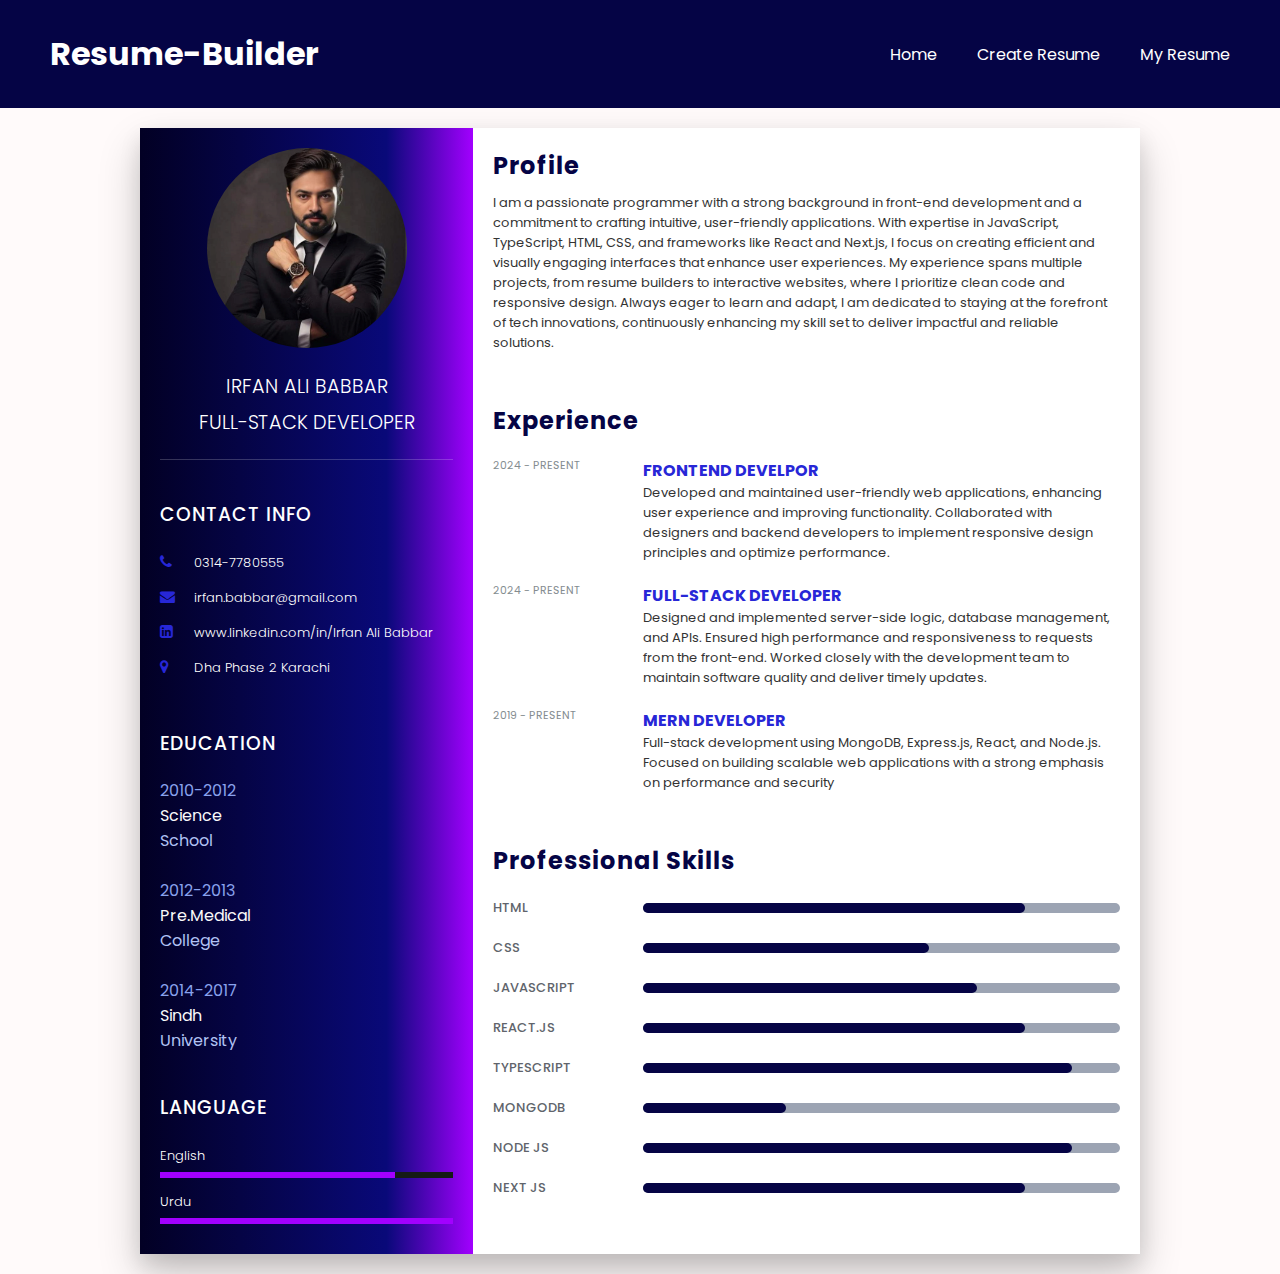
<file: index.html>
<!DOCTYPE html>
<html lang="en">

<head>
    <meta charset="UTF-8">
    <meta name="viewport" content="width=device-width, initial-scale=1.0">
    <title>Resume-Builder</title>
    <link rel="stylesheet" href="https://cdnjs.cloudflare.com/ajax/libs/font-awesome/4.7.0/css/font-awesome.css"
        integrity="sha512-5A8nwdMOWrSz20fDsjczgUidUBR8liPYU+WymTZP1lmY9G6Oc7HlZv156XqnsgNUzTyMefFTcsFH/tnJE/+xBg=="
        crossorigin="anonymous" referrerpolicy="no-referrer" />
    <link rel="stylesheet" href="./css/style.css">
    <style>
        /* Default desktop view - navigation visible */
        .navigation {
            display: flex;
            flex-direction: row;
        }

        .hamburger {
            display: none;
            cursor: pointer;
            font-size: 30px;
        }

        /* Mobile view settings */
        @media (max-width: 768px) {
            .navigation {
                display: none; /* Hide by default on mobile */
                flex-direction: column;
            }

            .navigation.show {
                display: flex; /* Show on hamburger click */
            }

            .hamburger {
                display: block;
            }
        }
    </style>
</head>

<body>
    <nav>
        <div class="logo">
            <h1 style="color: white;">Resume-Builder</h1>
        </div>

        <div class="navigation hide">
            <a href="./index.html">Home</a>
            <a href="./create-resume.html">Create Resume</a>
            <a href="./my-resume.html">My Resume</a>
        </div>

        <!-- Optional Hamburger Menu for Mobile -->
        <div class="hamburger" onclick="toggleNavigation()">
            ☰
        </div>
    </nav>




    <div class="container">
        <div class="left_side">

            <div class="profileText">
                <div class="imgBox">
                    <img src="./assests/irfan ali babbar.png" alt="">
                </div>
                <h2><span id="profileName">Irfan Ali Babbar</span><br><span id="profileDesignation">
                        Full-stack Developer
                    </span></h2>
            </div>

            <div class="contact-info">
                <h3 class="title">Contact Info</h3>
                <ul>
                    <li>
                        <span class="icon"><i class="fa fa-phone" aria-hidden="true"></i></span>
                        <span class="text" id="contactPhone">0314-7780555</span>
                    </li>
                    <li>
                        <span class="icon"><i class="fa fa-envelope" aria-hidden="true"></i></span>
                        <span class="text" id="contactEmail">irfan.babbar@gmail.com</span>
                    </li>
                    <!-- <li>
                        <span class="icon"><i class="fa fa-globe" aria-hidden="true"></i></span>
                        <span class="text">www.abcwebsite.com</span>
                    </li> -->
                    <li>
                        <span class="icon"><i class="fa fa-linkedin-square" aria-hidden="true"></i></span>
                        <span class="text" id="contactLinkedIn">www.linkedin.com/in/Irfan Ali Babbar</span>
                    </li>
                    <li>
                        <span class="icon"><i class="fa fa-map-marker" aria-hidden="true"></i></span>
                        <span class="text" id="contactAddress">Dha Phase 2 Karachi</span>
                    </li>
                </ul>
            </div>

            <div class="contact-info education">
                <h3 class="title">Education</h3>
                <p style="color: rgb(137, 162, 237) ;">2010-2012</p>
                <p style="color: rgb(250, 250, 250) ;"> Science</p>
                <p style="color: rgb(177, 194, 243) ;">School</p>
                <br>
                <p style="color:rgb(137, 162, 237);">2012-2013</p>
                <p style="color:rgb(250, 250, 250) ;">Pre.Medical</p>
                <p style="color: rgb(177, 194, 243); ;">College</p>
                <br>
                <p style="color:rgb(137, 162, 237) ;">2014-2017</p>
                <p style="color:rgb(250, 250, 250);">Sindh</p>
                <p style="color: rgb(177, 194, 243);">University</p>

            </div>

            <div class="contact-info language">
                <h3 class="title">Language</h3>
                <ul>
                    <li>
                        <span class="text">English</span>
                        <span class="percent">
                            <div style="width: 80%;"></div>
                        </span>
                    </li>
                    <li>
                        <span class="text">Urdu</span>
                        <span class="percent">
                            <div style="width: 100%;"></div>
                        </span>
                    </li>

                </ul>
            </div>
        </div>

        <div class="right_side">

            <div class="about">
                <h2 class="title2">Profile</h2>
                <p id="profileDescription">I am a passionate programmer with a strong background in front-end
                    development and a commitment to crafting intuitive, user-friendly applications. With expertise in
                    JavaScript, TypeScript, HTML, CSS, and frameworks like React and Next.js, I focus on creating
                    efficient and visually engaging interfaces that enhance user experiences. My experience spans
                    multiple projects, from resume builders to interactive websites, where I prioritize clean code and
                    responsive design. Always eager to learn and adapt, I am dedicated to staying at the forefront of
                    tech innovations, continuously enhancing my skill set to deliver impactful and reliable solutions.
                </p>
            </div>

            <div class="about">
                <h2 class="title2">Experience</h2>
                <div class="box">
                    <div class="year_company">
                        <h5>2024 - present</h5>
                    </div>
                    <div class="text">
                        <h4>Frontend Develpor</h4>
                        <p>
                            Developed and maintained user-friendly web applications, enhancing user experience and
                            improving functionality.
                            Collaborated with designers and backend developers to implement responsive design principles
                            and optimize performance.
                        </p>
                    </div>
                </div>


                <div class="box">
                    <div class="year_company">
                        <h5>2024 - present</h5>
                    </div>
                    <div class="text">
                        <h4>Full-stack Developer</h4>
                        <p>
                            Designed and implemented server-side logic, database management, and APIs. Ensured high
                            performance and responsiveness
                            to requests from the front-end. Worked closely with the development team to maintain
                            software quality and deliver timely updates.
                        </p>
                    </div>
                </div>

                <div class="box">
                    <div class="year_company">
                        <h5>2019 - present</h5>
                    </div>
                    <div class="text">
                        <h4>MERN Developer </h4>
                        <p>
                            Full-stack development using MongoDB, Express.js, React, and Node.js. Focused on building
                            scalable web applications
                            with a strong emphasis on performance and security
                        </p>
                    </div>
                </div>





            </div>
            <div class="about skills">
                <h2 class="title2">Professional Skills </h2>
                <div class="box">
                    <h4>HTML</h4>
                    <div class="percent2">
                        <div style="width: 80%;"></div>
                    </div>
                </div>
                <div class="box">
                    <h4>Css</h4>
                    <div class="percent2">
                        <div style="width: 60%;"></div>
                    </div>
                </div>
                <div class="box">
                    <h4>Javascript</h4>
                    <div class="percent2">
                        <div style="width: 70%;"></div>
                    </div>
                </div>
                <div class="box">
                    <h4>React.js</h4>
                    <div class="percent2">
                        <div style="width: 80%;"></div>
                    </div>
                </div>
                <div class="box">
                    <h4>Typescript</h4>
                    <div class="percent2">
                        <div style="width: 90%;"></div>
                    </div>
                </div>
                <div class="box">
                    <h4>Mongodb</h4>
                    <div class="percent2">
                        <div style="width: 30%;"></div>
                    </div>
                </div>
                <div class="box">
                    <h4>Node js</h4>
                    <div class="percent2">
                        <div style="width: 90%;"></div>
                    </div>
                </div>
                <div class="box">
                    <h4>Next js</h4>
                    <div class="percent2">
                        <div style="width: 80%;"></div>
                    </div>
                </div>


            </div>


        </div>

    </div>
    </div>





    <script>
        function toggleNavigation() {
            const navigation = document.querySelector('.navigation');
            navigation.classList.toggle('show'); // Toggle the 'show' class
        }
    </script>

    <script type="text/javascript" src="src/index.js"></script>
</body>

</html>
</file>
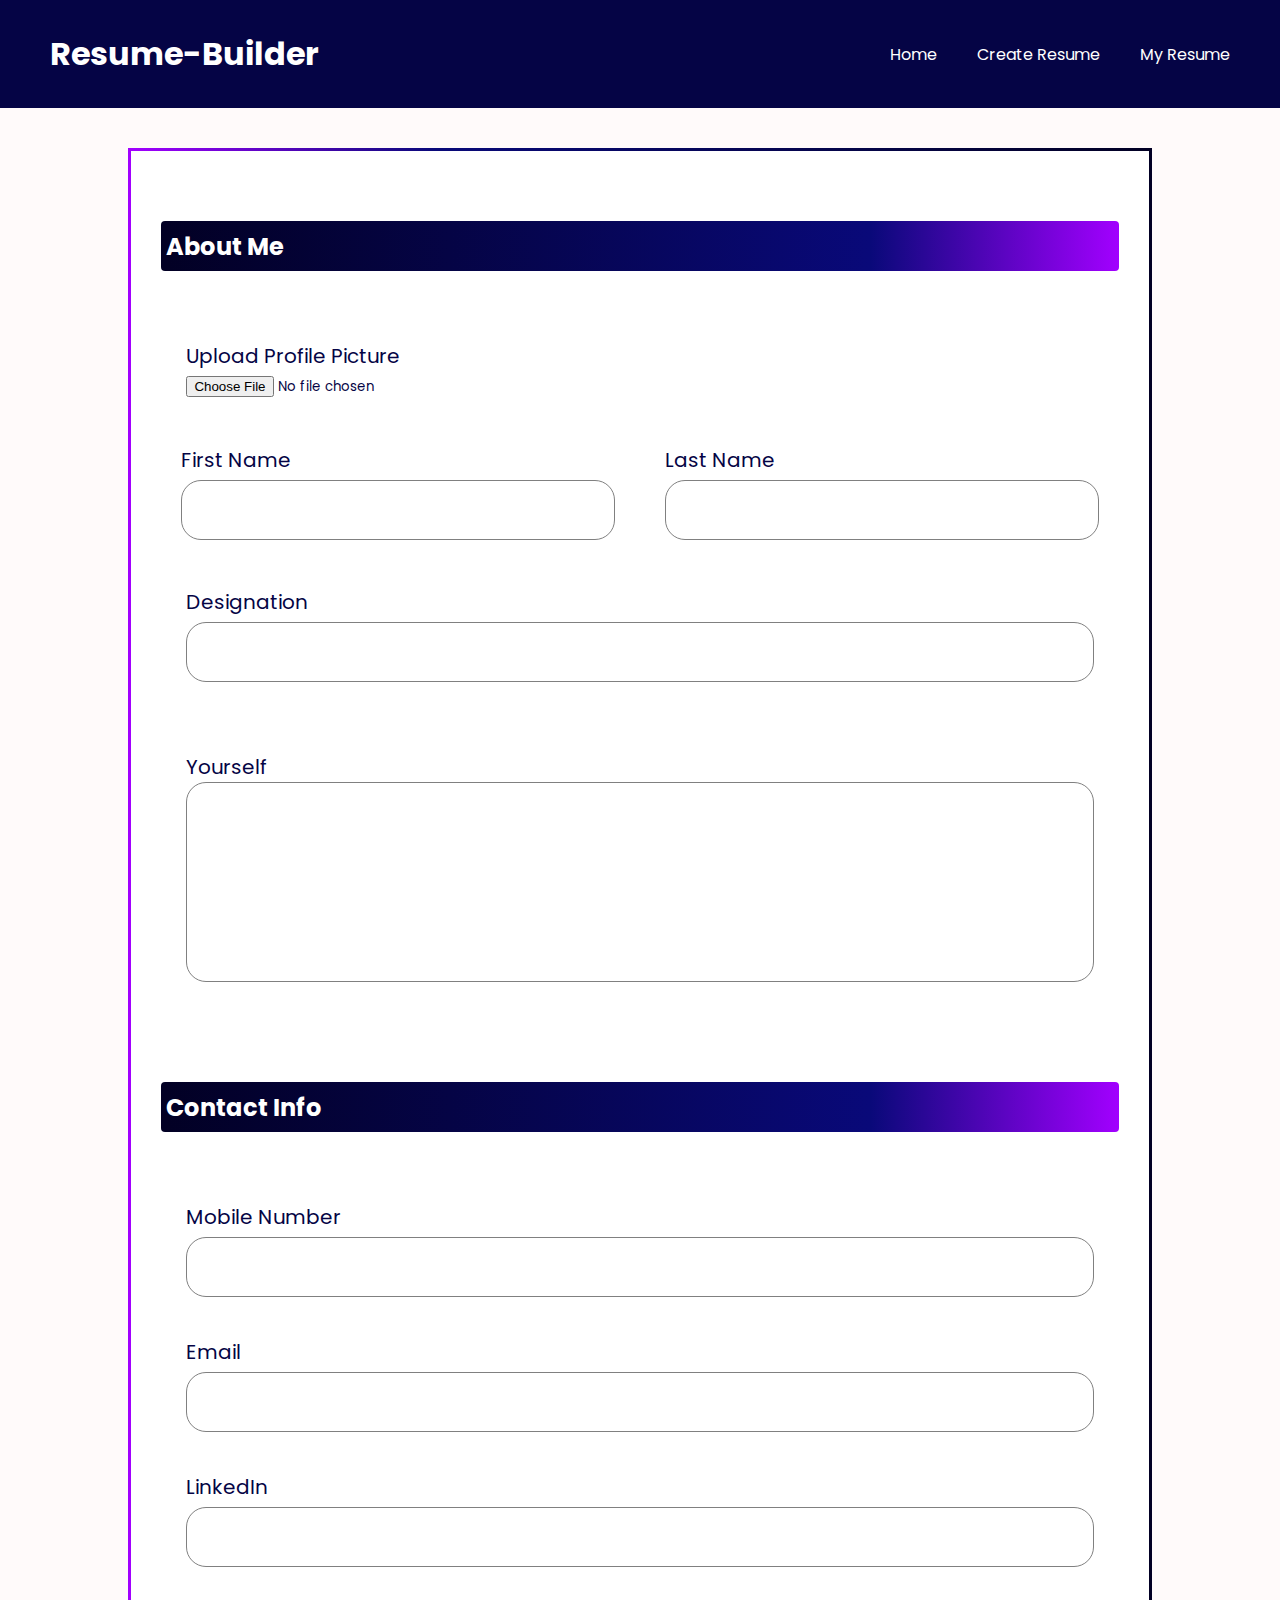
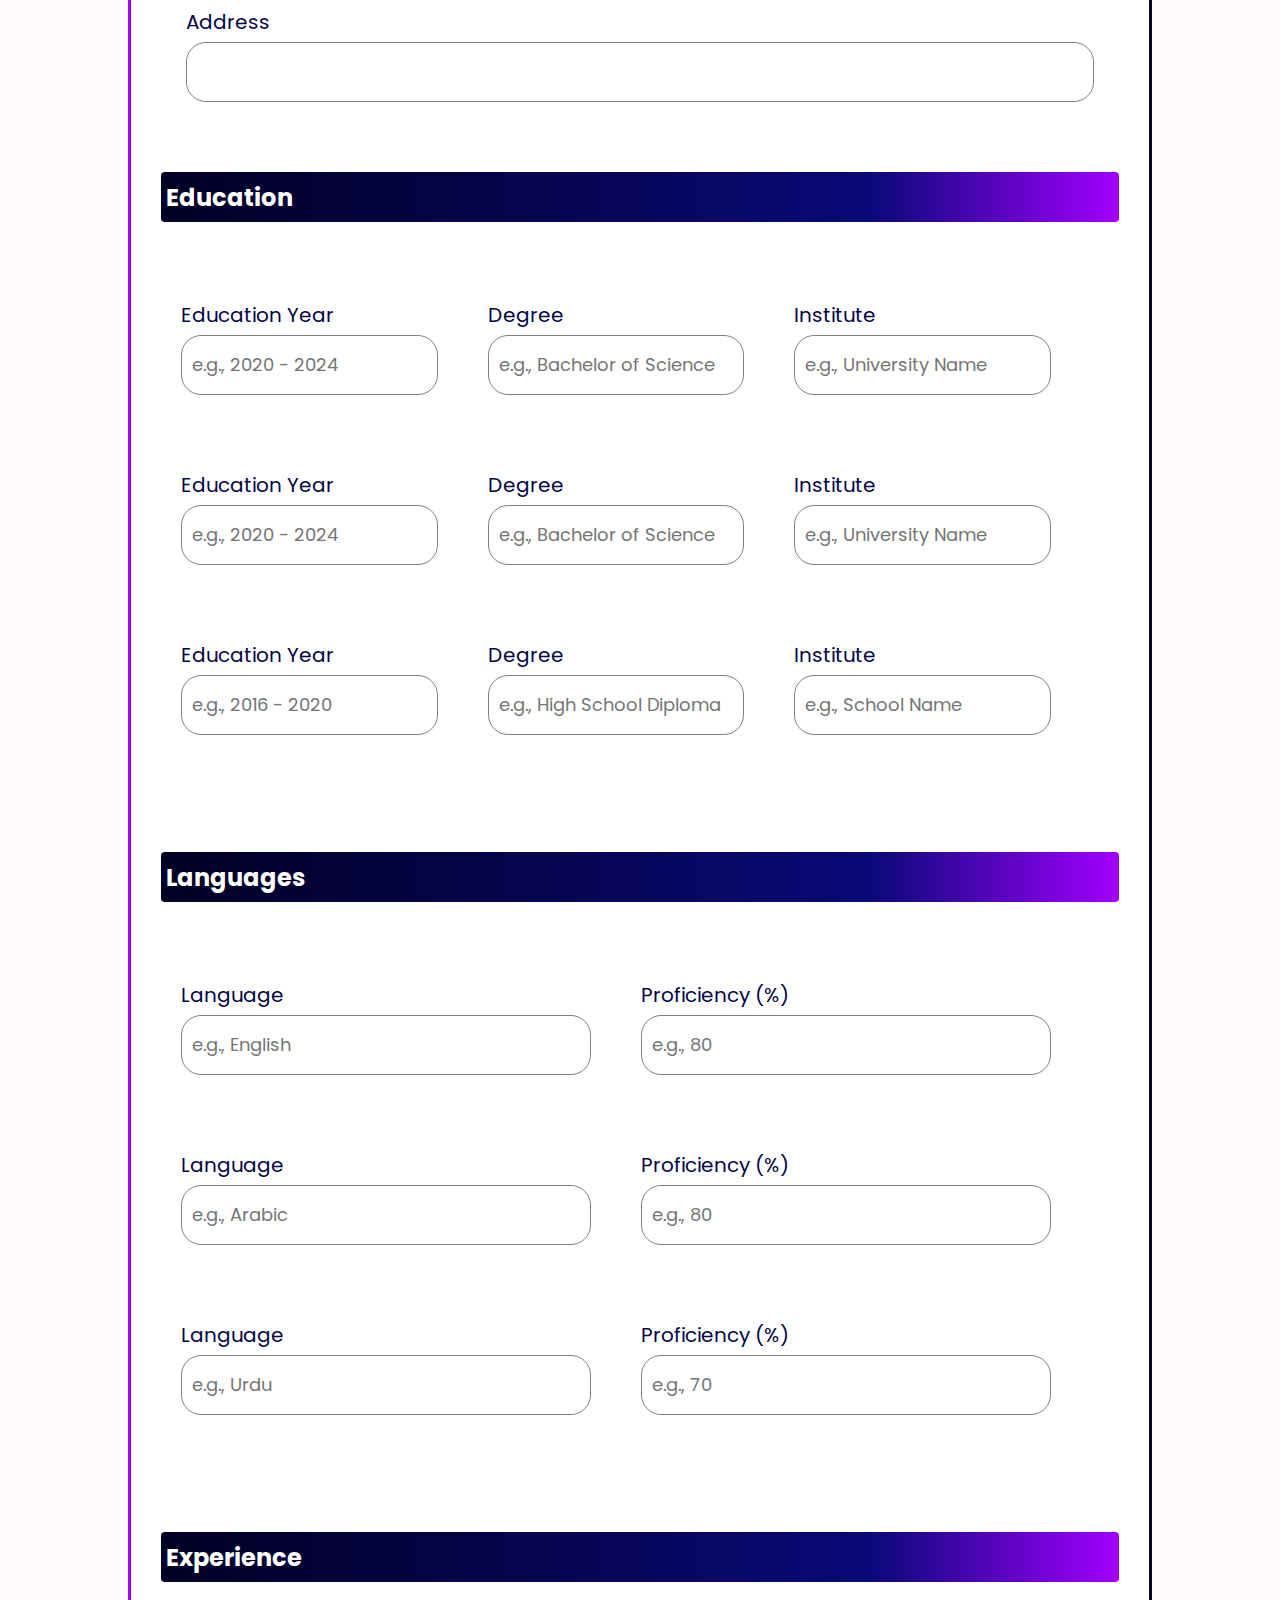
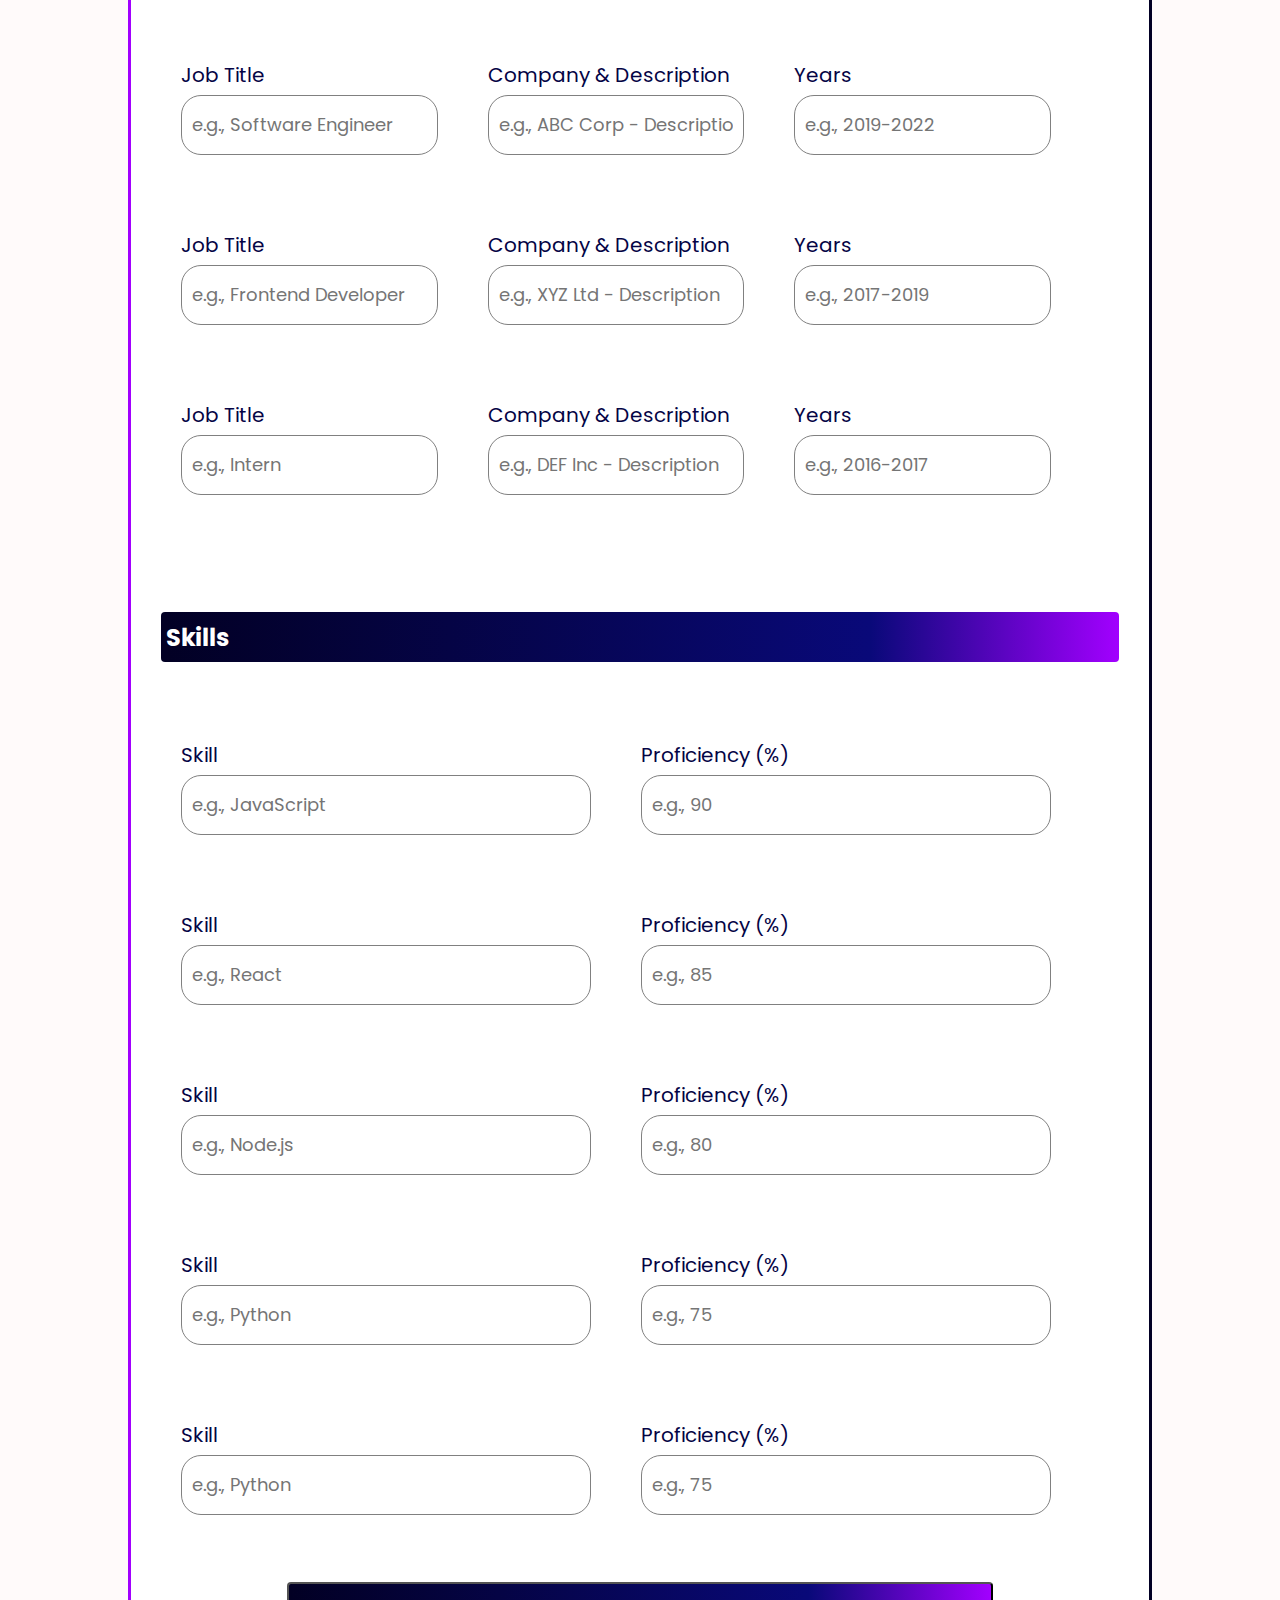
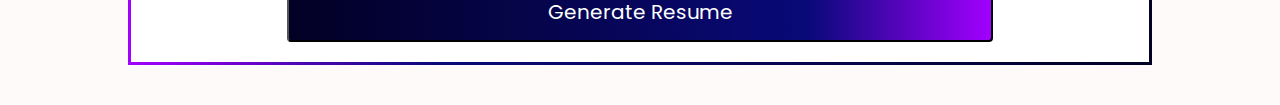
<file: create-resume.html>
<!DOCTYPE html>
<html lang="en">
  <head>
    <meta charset="UTF-8" />
    <meta name="viewport" content="width=device-width, initial-scale=1.0" />
    <title>Create Resume</title>
    <link rel="stylesheet" href="./css/style.css" />
    <link rel="stylesheet" href="./css/form.css" />
    <style>
      /* Default desktop view - navigation visible */
      .navigation {
        display: flex;
        flex-direction: row;
      }

      .hamburger {
        display: none;
        cursor: pointer;
        font-size: 30px;
      }

      /* Mobile view settings */
      @media (max-width: 768px) {
        .navigation {
          display: none; /* Hide by default on mobile */
          flex-direction: column;
        }

        .navigation.show {
          display: flex; /* Show on hamburger click */
        }

        .hamburger {
          display: block;
        }
      }
    </style>
  </head>

  <body>
    <nav>
      <div class="logo">
        <h1 style="color: white">Resume-Builder</h1>
      </div>

      <div class="navigation hide">
        <a href="./index.html">Home</a>
        <a href="./create-resume.html">Create Resume</a>
        <a href="./my-resume.html">My Resume</a>
      </div>

      <!-- Optional Hamburger Menu for Mobile -->
      <div class="hamburger" onclick="toggleNavigation()">☰</div>
    </nav>

    <div class="mainDiv">
      <form>
        <div class="headline">
          <h2>About Me</h2>
        </div>

        <!-- Image File Input -->
        <div class="input-label">
          <label for="profileImage">Upload Profile Picture</label>
          <input type="file" id="profileImage" accept="image/*" />
        </div>

        <div class="input-group">
          <div class="input-label">
            <label for="firstName">First Name</label>
            <input type="text" id="firstName" required />
          </div>
          <div class="input-label">
            <label for="lastName">Last Name</label>
            <input type="text" id="lastName" required />
          </div>
        </div>
        <div class="input-label">
          <label for="designation">Designation</label>
          <input class="input" id="designation" type="text" required />
        </div>
        <div class="textarea-label">
          <label for="yourself">Yourself</label>
          <textarea id="yourself" required></textarea>
        </div>

        <div class="headline">
          <h2>Contact Info</h2>
        </div>

        <div class="input-label">
          <label for="phoneNumber">Mobile Number</label>
          <input class="input" id="phoneNumber" type="text" required />
        </div>
        <div class="input-label">
          <label for="email">Email</label>
          <input class="input" id="email" type="email" required />
        </div>
        <div class="input-label">
          <label for="linkedin">LinkedIn</label>
          <input class="input" id="linkedin" type="text" required />
        </div>
        <div class="input-label">
          <label for="address">Address</label>
          <input class="input" id="address" type="text" required />
        </div>

        <div class="headline">
          <h2>Education</h2>
        </div>
        
        <div class="education-section">
          <div class="input-group">
            <div class="input-label">
              <label for="edu-year-1">Education Year</label>
              <input
                type="text"
                id="edu-year-1"
                placeholder="e.g., 2020 - 2024"
               
              />
            </div>
            <div class="input-label">
              <label for="edu-degree-1">Degree</label>
              <input
                type="text"
                id="edu-degree-1"
                placeholder="e.g., Bachelor of Science"
               
              />
            </div>
            <div class="input-label">
              <label for="edu-institute-1">Institute</label>
              <input
                type="text"
                id="edu-institute-1"
                placeholder="e.g., University Name"
               
              />
            </div>
          </div>
          <div class="input-group">
            <div class="input-label">
              <label for="edu-year-1">Education Year</label>
              <input
                type="text"
                id="edu-year-1"
                placeholder="e.g., 2020 - 2024"
               
              />
            </div>
            <div class="input-label">
              <label for="edu-degree-1">Degree</label>
              <input
                type="text"
                id="edu-degree-1"
                placeholder="e.g., Bachelor of Science"
               
              />
            </div>
            <div class="input-label">
              <label for="edu-institute-1">Institute</label>
              <input
                type="text"
                id="edu-institute-1"
                placeholder="e.g., University Name"
               
              />
            </div>
          </div>
          <div class="input-group">
            <div class="input-label">
              <label for="edu-year-2">Education Year</label>
              <input
                type="text"
                id="edu-year-2"
                placeholder="e.g., 2016 - 2020"
               
              />
            </div>
            <div class="input-label">
              <label for="edu-degree-2">Degree</label>
              <input
                type="text"
                id="edu-degree-2"
                placeholder="e.g., High School Diploma"
               
              />
            </div>
            <div class="input-label">
              <label for="edu-institute-2">Institute</label>
              <input
                type="text"
                id="edu-institute-2"
                placeholder="e.g., School Name"
             
              />
            </div>
            
          </div>
        </div>

        <div class="headline">
          <h2>Languages</h2>
        </div>

        <div class="language-section">
          <div class="input-group">
            <div class="input-label">
              <label for="language-1">Language</label>
              <input
                type="text"
                id="language-1"
                placeholder="e.g., English"
                required
              />
            </div>
            <div class="input-label">
              <label for="proficiency-1">Proficiency (%)</label>
              <input
                type="number"
                id="proficiency-1"
                placeholder="e.g., 80"
                min="0"
                max="100"
                required
              />
            </div>
          </div>
          <div class="input-group">
            <div class="input-label">
              <label for="language-1">Language</label>
              <input
                type="text"
                id="language-1"
                placeholder="e.g., Arabic"
                required
              />
            </div>
            <div class="input-label">
              <label for="proficiency-1">Proficiency (%)</label>
              <input
                type="number"
                id="proficiency-1"
                placeholder="e.g., 80"
                min="0"
                max="100"
                required
              />
            </div>
          </div>
          <div class="input-group">
            <div class="input-label">
              <label for="language-2">Language</label>
              <input
                type="text"
                id="language-2"
                placeholder="e.g., Urdu"
                required
              />
            </div>
            <div class="input-label">
              <label for="proficiency-2">Proficiency (%)</label>
              <input
                type="number"
                id="proficiency-2"
                placeholder="e.g., 70"
                min="0"
                max="100"
                required
              />
            </div>
          </div>
        </div>

        <div class="headline">
          <h2>Experience</h2>
        </div>

        <div class="experience-section">
          <div class="input-group">
            <div class="input-label">
              <label for="job-title-1">Job Title</label>
              <input
                type="text"
                id="job-title-1"
                placeholder="e.g., Software Engineer"
                
              />
            </div>
            <div class="input-label">
              <label for="company-desc-1">Company & Description</label>
              <input
                type="text"
                id="company-desc-1"
                placeholder="e.g., ABC Corp - Description"
               
              />
            </div>
            <div class="input-label">
              <label for="years-1">Years</label>
              <input
                type="text"
                id="years-1"
                placeholder="e.g., 2019-2022"
               
              />
            </div>
          </div>

          <div class="input-group">
            <div class="input-label">
              <label for="job-title-2">Job Title</label>
              <input
                type="text"
                id="job-title-2"
                placeholder="e.g., Frontend Developer"
               
              />
            </div>
            <div class="input-label">
              <label for="company-desc-2">Company & Description</label>
              <input
                type="text"
                id="company-desc-2"
                placeholder="e.g., XYZ Ltd - Description"
               
              />
            </div>
            <div class="input-label">
              <label for="years-2">Years</label>
              <input
                type="text"
                id="years-2"
                placeholder="e.g., 2017-2019"
              
              />
            </div>
            
          </div>

          <div class="input-group">
            <div class="input-label">
              <label for="job-title-3">Job Title</label>
              <input
                type="text"
                id="job-title-3"
                placeholder="e.g., Intern"
               
              />
            </div>
            <div class="input-label">
              <label for="company-desc-3">Company & Description</label>
              <input
                type="text"
                id="company-desc-3"
                placeholder="e.g., DEF Inc - Description"
               
              />
            </div>
            <div class="input-label">
              <label for="years-3">Years</label>
              <input
                type="text"
                id="years-3"
                placeholder="e.g., 2016-2017"
             
              />
            </div>
          </div>
        </div>

        <!-- Skills Section -->
        <div class="headline">
          <h2>Skills</h2>
        </div>
        <div class="skills-section">
          <div class="input-group">
            <div class="input-label">
              <label for="skill-1">Skill</label>
              <input
                type="text"
                id="skill-1"
                placeholder="e.g., JavaScript"
             
              />
            </div>
            <div class="input-label">
              <label for="skill-level-1">Proficiency (%)</label>
              <input
                type="number"
                id="skill-level-1"
                placeholder="e.g., 90"
                min="0"
                max="100"
              
              />
            </div>
          </div>

          <div class="input-group">
            <div class="input-label">
              <label for="skill-2">Skill</label>
              <input
                type="text"
                id="skill-2"
                placeholder="e.g., React"
               
              />
            </div>
            <div class="input-label">
              <label for="skill-level-2">Proficiency (%)</label>
              <input
                type="number"
                id="skill-level-2"
                placeholder="e.g., 85"
                min="0"
                max="100"
                
              />
            </div>
          </div>

          <div class="input-group">
            <div class="input-label">
              <label for="skill-3">Skill</label>
              <input
                type="text"
                id="skill-3"
                placeholder="e.g., Node.js"
               
              />
            </div>
            <div class="input-label">
              <label for="skill-level-3">Proficiency (%)</label>
              <input
                type="number"
                id="skill-level-3"
                placeholder="e.g., 80"
                min="0"
                max="100"
                
              />
            </div>
          </div>

          <div class="input-group">
            <div class="input-label">
              <label for="skill-4">Skill</label>
              <input
                type="text"
                id="skill-4"
                placeholder="e.g., Python"
           
              />
            </div>
            <div class="input-label">
              <label for="skill-level-4">Proficiency (%)</label>
              <input
                type="number"
                id="skill-level-4"
                placeholder="e.g., 75"
                min="0"
                max="100"
                
              />
            </div>
          </div>

          <div class="input-group">
            <div class="input-label">
              <label for="skill-5">Skill</label>
              <input
                type="text"
                id="skill-5"
                placeholder="e.g., Python"
                
              />
            </div>
            <div class="input-label">
              <label for="skill-level-5">Proficiency (%)</label>
              <input
                type="number"
                id="skill-level-5"
                placeholder="e.g., 75"
                min="0"
                max="100"
               
              />
            </div>
          </div>
        </div>

        <button type="submit">Generate Resume</button>
      </form>
    </div>
    <script>
      function toggleNavigation() {
        const navigation = document.querySelector(".navigation");
        navigation.classList.toggle("show"); // Toggle the 'show' class
      }
    </script>
    <script src="src/index.js"></script>
  </body>
</html>
</file>
<file: css/style.css>
@import url('https://fonts.googleapis.com/css2?family=Poppins:ital,wght@0,100;0,200;0,300;0,400;0,500;0,600;0,700;0,800;0,900;1,100;1,200;1,300;1,400;1,500;1,600;1,700;1,800;1,900&display=swap');

* {
    margin: 0;
    padding: 0;
    box-sizing: border-box;
    font-family: "Poppins", sans-serif;
}

nav {
    width: 100%;
    height: 12vh;
    background-color: #050445;
    position: sticky;
    top: 0;
    align-items: center;
    z-index: 99999999;
    display: flex;
    justify-content: space-between;
    padding: 0 50px;
}

nav .logo img {
    width: 60px; /* If you add an image */
}

nav .navigation {
    display: flex;
    gap: 40px;
}

.navigation a {
    text-decoration: none;
    color: white;
    transition: color 0.3s; /* Smooth color transition */
}

.navigation a:hover {
    color: var(--secondary-color); /* Change color on hover */
}

/* Optional styles for the hamburger menu */
.hamburger {
    display: none; /* Hidden by default */
    font-size: 30px; /* Font size for the hamburger icon */
    color: white;
    cursor: pointer; /* Hand cursor on hover */
}

/* Responsive Styles */
@media (max-width: 768px) {
    nav .navigation {
        display: none; /* Hide navigation on small screens */
        flex-direction: column; /* Stack items vertically */
        position: absolute;
        top: 12vh; /* Position below the navbar */
        left: 0;
        background-color: #050445; /* Match the navbar color */
        width: 100%;
    }

    .navigation.show {
        display: flex; /* Show the navigation when toggled */
    }

    .hamburger {
        display: block; /* Show hamburger menu on small screens */
    }
}

:root {
    --base-padding: 20px;
    --base-margin: 20px;
    --primary-color: #003147;
    --secondary-color: #049afc;
    --button-color: #b56e3c;
    --button-hover-color: #e1862a;
    --edit-button-color: #4c7faf;
}

/* Body Styles */
body {
    background: rgb(2,0,36);
    background-repeat: no-repeat;
    background: #fffafa;
    /* background: linear-gradient(90deg, rgba(2,0,36,1) 0%, rgba(9,9,121,1) 33%, rgba(162,0,255,1) 100%); */
    display: flex;
    align-items: center;
    flex-direction: column;
    min-height: 100vh;
}

/* Container Styles */
.container {
    position: relative;
    width: 100%;
    max-width: 1000px;
    min-height: 1000px;
    background-color: whitesmoke;
    margin: var(--base-margin);
    display: grid;
    grid-template-columns: 1fr 2fr;
    box-shadow: 0 20px 40px rgba(0, 0, 0, 0.2), 0 10px 20px rgba(0, 0, 0, 0.1);
}

/* Left Side Styles */
.container .left_side {
    position: relative;
    background: rgb(2,0,36);
    background: linear-gradient(90deg, rgba(2,0,36,1) 0%, rgba(5,4,69,1) 30%, rgba(9,9,121,1) 74%, rgba(162,0,255,1) 100%);
    padding: var(--base-padding);
}

/* Profile Text Styles */
.profileText {
    position: relative;
    display: flex;
    flex-direction: column;
    align-items: center;
    padding-bottom: 20px;
    border-bottom: 1px solid rgba(255, 255, 255, 0.2);
}

.profileText .imgBox {
    position: relative;
    width: 200px;
    height: 200px;
    border-radius: 50%;
    overflow: hidden;
}

.profileText .imgBox img {
    position: absolute;
    top: 0;
    left: 0;
    width: 100%;
    height: 100%;
    object-fit: cover;
}

.profileText h2 {
    color: white;
    font-size: 1.5em;
    margin-top: 20px;
    text-transform: uppercase;
    text-align: center;
    font-weight: 600;
    line-height: 1.4em;
}

.profileText h2 span {
    font-size: 0.8em;
    font-weight: 300;
}

/* Contact Info Styles */
.contact-info {
    padding-top: 40px;
}

.title {
    color: white;
    text-transform: uppercase;
    font-weight: 500;
    letter-spacing: 1px;
    margin-bottom: 20px;
}

.contact-info ul {
    position: relative;
}

.contact-info ul li {
    position: relative;
    list-style: none;
    margin: 10px 0;
    cursor: pointer;
    transition: color 0.3s; /* Add hover transition */
}

.contact-info ul li:hover {
    color: var(--secondary-color); /* Change color on hover */
}

.contact-info ul li .icon {
    display: inline-block;
    width: 30px;
    font-size: 15px;
    color:  rgb(39, 39, 215);
}

.contact-info ul li span {
    color: white;
    font-size: small;
    font-weight: 300;
}

.contact-info.education li {
    margin-bottom: 18px;
}

.contact-info.education h5 {
    color: var(--secondary-color);
    font-weight: 500;
}

.contact-info.education h4:nth-child(2) {
    color: white;
    font-weight: 500;
}

.contact-info.education h4 {
    color: white;
    font-weight: 300;
}

/* Language Percent Styles */
.contact-info.language .percent {
    position: relative;
    width: 100%;
    height: 6px;
    background-color: rgb(21, 27, 22);
    display: block;
    margin-top: 5px;
}

.contact-info.language .percent div {
    position: absolute;
    top: 0;
    left: 0;
    height: 100%;
    background-color:  rgba(162,0,255,1);
}

/* Right Side Styles */
.container .right_side {
    position: relative;
    background-color: white;
    padding: var(--base-padding);
}

/* About Section Styles */
.about {
    font-size: small;
    margin-bottom: 50px;
    /* align-items:baseline; */
}

.about:last-child {
    margin-bottom: 0;
}

.title2 {
    font-size:x-large;
    color:#050445;
    text-transform: capitalize;
    letter-spacing: 1px;
    margin-bottom: 10px;
}

p {
    color: #333;
}

/* About Box Styles */
.about .box {
    display: flex;
    flex-direction: row;
    margin: 20px 0;
}

.about .box .year_company {
    min-width: 150px;
}

.about .box .year_company h5 {
    text-transform: uppercase;
    color: #848c90;
    font-weight: 400;
}

.about .box .text h4 {
    text-transform: uppercase;
    color: rgb(39, 39, 215);
    font-size: 16px;
}

/* Skills Section Styles */
.skills .box {
    position: relative;
    width: 100%;
    display: grid;
    align-items: center;
    grid-template-columns: 150px 1fr;
    justify-content: center;
}

.skills .box h4 {
    text-transform: uppercase;
    color: #60646b;
    font-weight: 500;
}

.skills .box .percent2 {
    position: relative;
    background-color: #9ca4b3;
    width: 100%;
    border-radius: 10px;
    height: 10px;
}

.skills .box .percent2 div {
    border-radius: 10px;
    position: absolute;
    top: 0;
    left: 0;
    height: 100%;
    background-color:#050445;
}

/* Button Styles */
.btn-div {
    display: flex;
    gap: 15px; /* Adjusted gap between buttons */
}

.download-btn,
.edit-btn {
    appearance: none; /* Reset default styles */
    background-color: #FFFFFF; /* White background */
    border-radius: 40em; /* Fully rounded corners */
    border: none; /* Remove border */
    box-shadow: #ADCFFF 0 -12px 6px inset; /* Inner shadow */
    box-sizing: border-box;
    color: #000000; /* Text color */
    cursor: pointer;
    display: inline-block;
    font-family: -apple-system, sans-serif; /* System font */
    font-size: 1.2rem; /* Base font size */
    font-weight: 700; /* Font weight */
    line-height: 3; /* Line height */
    padding: 0 2rem; /* Padding */
    text-align: center; /* Centered text */
    text-decoration: none; /* Remove underline */
    transition: all 0.3s; /* Smooth transition */
}

/* Hover Effects for Buttons */
.download-btn:hover,
.edit-btn:hover {
    background-color: var(--button-hover-color); /* Change color on hover */
}

/* Responsive Styles */
@media (max-width: 768px) {
    .container {
        grid-template-columns: 1fr; /* Stack columns */
        padding: 10px; /* Adjust padding */
    }

    .profileText h2 {
        font-size: 1.2em; /* Smaller font size on mobile */
    }

    .about .box {
        flex-direction: column; /* Stack about items */
        align-items: flex-start; /* Align to the start */
    }

    .skills .box {
        grid-template-columns: 1fr; /* Stack skills items */
    }

    .btn-div {
        flex-direction: column; /* Stack buttons vertically */
        align-items: center; /* Center buttons */
    }
}

@media (max-width: 480px) {
    nav {
        padding: 0 20px; /* Less padding on mobile */
    }

    .container {
        padding: 5px; /* Less padding */
    }

    .btn-div {
        gap: 10px; /* Adjust gap */
    }

    .profileText h2 {
        font-size: 1.5em; /* Adjust font size for mobile */
    }

    .contact-info ul li {
        font-size: 0.9em; /* Smaller font size */
    }
}
</file>
<file: css/form.css>
/* General Styles */
.mainDiv {
    width: 100%;
    min-height: 100vh;
    display: flex;
    justify-content: center;
    align-items: center;
    padding: 40px 0;
  }
  
  .mainDiv form {
    border: 3px solid transparent;
    border-image: linear-gradient(
        90deg,
        rgba(162, 0, 255, 1) 0%,
        rgba(9, 9, 121, 1) 30%,
        rgba(5, 4, 69, 1) 74%,
        rgba(2, 0, 36, 1) 100%
      )
      1;
    padding: 10px; 
    width: 80%;
    min-height: 100vh;
    background-color: white;
  
    display: flex;
  
    flex-direction: column;
    align-items: center;
    padding: 20px 5px;
  }
  
  .headline {
    width: 95%;
    min-height: 50px;
    margin: 50px;
    border-radius: 4px;
    display: flex;
    align-items: center;
    padding: 0 5px;
    background: rgb(2, 0, 36);
    background: linear-gradient(
      90deg,
      rgba(2, 0, 36, 1) 0%,
      rgba(5, 4, 69, 1) 30%,
      rgba(9, 9, 121, 1) 74%,
      rgba(162, 0, 255, 1) 100%
    );
  
    color: white;
  }
  
  .input-group {
      color: #050445;
    width: 95%;
    min-height: 150px;
    display: flex;
    gap: 10px;
    align-items: center;
  }
  
  .input-group input {
      color: #050445;
    width: 100%;
    min-height: 60px;
    outline: none;
    border-radius: 20px;
    border: 1px solid gray;
    padding: 0 10px;
    font-size: 18px;
  }
  
  .input-label {
      color: #050445;
    width: 90%;
    min-height: 100%;
    display: flex;
    margin: 20px;
    gap: 5px;
    flex-direction: column;
    align-items: start;
  }
  
  label {
    font-size: 20px;
  }
  
  .textarea-label {
      color: #050445;
    width: 100%;
    min-height: 100%;
    display: flex;
    margin: 50px;
    padding: 0 50px;
    flex-direction: column;
    align-items: start;
  }
  
  form textarea {
    width: 100%;
    min-height: 200px;
    resize: none;
    outline: none;
    border-radius: 20px;
    border: 1px solid gray;
    padding: 0 10px;
    font-size: 18px;
  }
  
  .input { color: #050445;
    width: 100%;
    min-height: 60px;
    resize: none;
    outline: none;
    border-radius: 20px;
    border: 1px solid gray;
    padding: 0 10px;
    font-size: 18px;
  }
  
  .education-section,
  .language-section,
  .experience-section,
  .skills-section {
    width: 95%;
    display: flex;
    flex-direction: column;
    gap: 20px;
    margin-bottom: 40px;
  }
  
  .education-section .input-group,
  .language-section .input-group,
  .experience-section .input-group,
  .skills-section .input-group {
    display: flex;
    gap: 10px;
    align-items: center;
    min-height: 150px;
  }
  
  .education-section .input-label,
  .language-section .input-label,
  .experience-section .input-label,
  .skills-section .input-label {
    display: flex;
    flex-direction: column;
    gap: 5px;
  }
  
  .education-section input,
  .language-section input,
  .experience-section input,
  .skills-section input {
    width: 100%;
    min-height: 60px;
    outline: none;
    border-radius: 20px;
    border: 1px solid gray;
    padding: 0 10px;
    font-size: 18px;
  }
  
  .education-section label,
  .language-section label,
  .experience-section label,
  .skills-section label {
    font-size: 20px;
  }
  
  /* Button Styles */
  button {
  
      /* display: flex; */
      align-items: center;
      padding: 0 5px;
    width: 70%;
    min-height: 60px;
    border-radius: 4px;
    background: rgb(2, 0, 36);
    background: linear-gradient(
      90deg,
      rgba(2, 0, 36, 1) 0%,
      rgba(5, 4, 69, 1) 30%,
      rgba(9, 9, 121, 1) 74%,
      rgba(162, 0, 255, 1) 100%
    );
    color: white;
    font-size: 20px;
    transition: all 0.2s linear;
    outline: none;
  }
  
  button:hover {
    background-color: white;
    color: #e2e9ed;
    /* transition: all 0.3s linear; */
    /* border-color: #003147; */
    border: 4px solid transparent; /* Set a solid border color */
    border-image: linear-gradient(
        90deg,
        rgba(162, 0, 255, 1) 0%,
        rgb(24, 24, 169) 30%,
        rgb(12, 10, 93) 74%,
        rgba(2, 0, 36, 1) 100%
      )
      1;
    padding: 10px;
  }
  
  .headline:hover {
    transition: all 0.3s linear;
    background-color: white;
    color: #a9b9c0;
    border: 3px solid transparent; /* Set a solid border color */
    border-image: linear-gradient(
        90deg,
        rgba(162, 0, 255, 1) 0%,
        rgba(9, 9, 121, 1) 30%,
        rgba(5, 4, 69, 1) 74%,
        rgba(2, 0, 36, 1) 100%
      )
      1;
    padding: 10px;
  }
  
  /* Responsive Styles */
  @media (max-width: 768px) {
    .mainDiv form {
      width: 95%;
      gap: 50px;
      min-height: auto;
      /* background-color: aqua; */
      padding: 10px 10px;
    }
  
    .headline {
      margin: 20px;
      height: 40px;
    }
  
    .input-group {
      flex-direction: column;
      margin-top: 20px;
    }
  
    .input-group input {
      height: 50px;
      font-size: 16px;
    }
  
    .input-label {
      width: 100%;
      margin: 10px 0;
    }
  
    .input-label label {
      font-size: 18px;
    }
  
    form textarea {
      height: 150px;
      font-size: 16px;
    }
  
    .education-section .input-label,
    .language-section .input-label,
    .experience-section .input-label,
    .skills-section .input-label {
      width: 100%;
    }
  
    .education-section input,
    .language-section input,
    .experience-section input,
    .skills-section input {
      height: 50px;
      font-size: 16px;
    }
  
    button {
      width: 90%;
      height: 50px;
      font-size: 18px;
    }
  }
  
  @media (max-width: 480px) {
    .headline {
      width: 100%;
      margin: 10px;
      height: 30px;
    }
  
    .input-group {
      flex-direction: column;
      height: auto;
    }
  
    .input-group input {
      height: 60px;
      font-size: 14px;
    }
  
    .input-label {
      width: 100%;
      margin: 5px 0;
    }
  
    .input-label label {
      font-size: 16px;
    }
  
    form textarea {
      height: 100px;
      font-size: 14px;
    }
  
    .education-section input,
    .language-section input,
    .experience-section input,
    .skills-section input {
      height: 40px;
      font-size: 14px;
    }
  
    button {
      width: 100%;
      height: 40px;
      font-size: 16px;
    }
  }
  
  .button-container {
    width: 100%;
    display: flex;
    justify-content: center;
    align-items: center;
  }
  
  .save-btn {
    width: 50% !important;
  }
</file>
